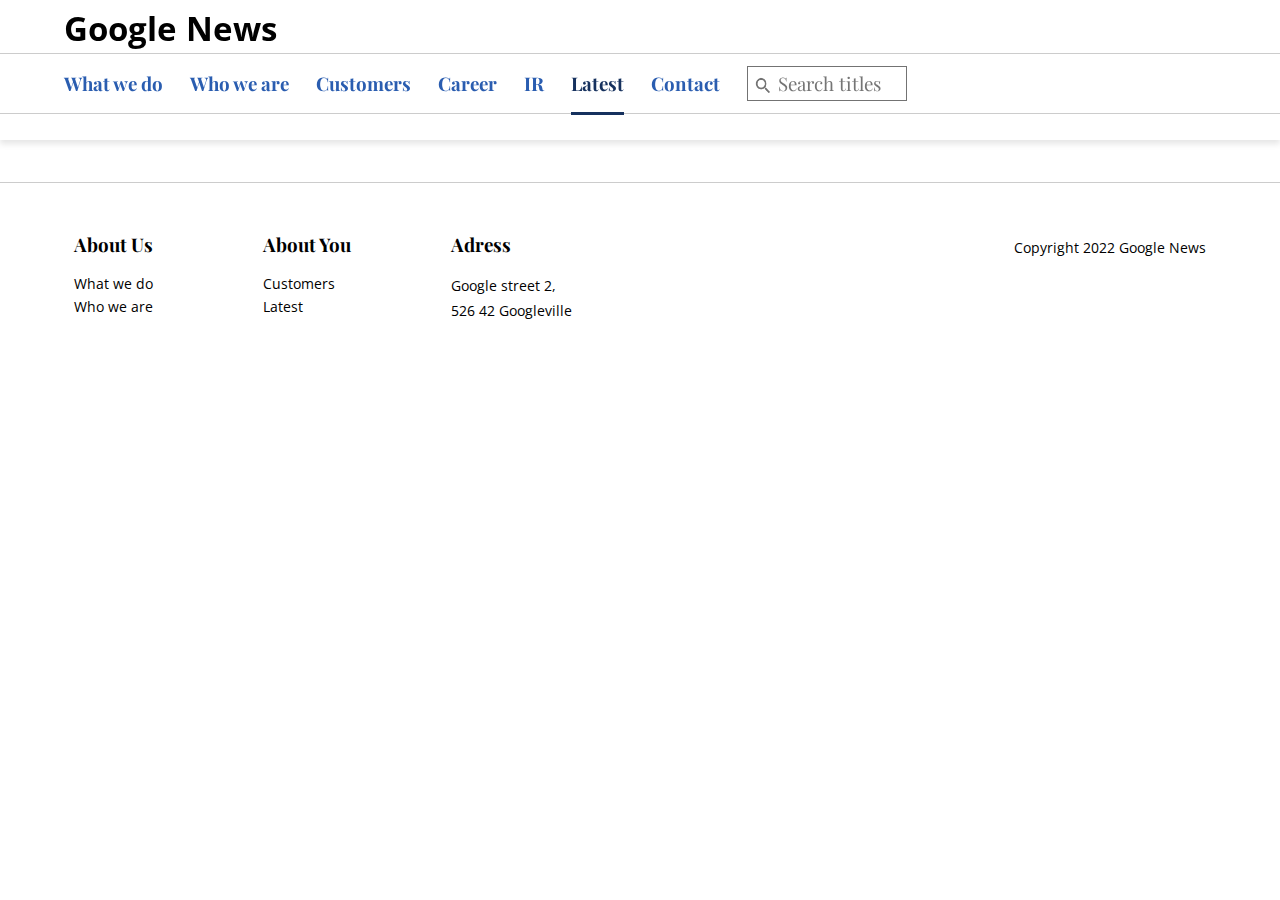
<file: index.html>
<!DOCTYPE html>
<html lang="en" dir="ltr">
  <head>
    <meta charset="utf-8" />
    <title>Google News</title>
    <meta name="viewport" content="width=device-width, initial-scale=1" />
    <!--Stylesheets-->
    <link
      href="https://fonts.googleapis.com/css?family=Open+Sans:400,400i,700|Playfair+Display:400,700"
      rel="stylesheet"
    />
    <link rel="stylesheet" href="./assets/css/reset.css" type="text/css" />
    <link rel="stylesheet" href="./assets/css/sass/style.css" type="text/css" />
  </head>
  <body>
    <section role="main" id="wrapper">
      <!--Header-->
      <header id="header" class="header">
        <h1>Google News</h1>
        <!--Menu-->
        <nav id="menu" class="menu">
          <ul>
            <li>
              <a href="/Offerings">What we do</a>
            </li>
            <li>
              <a href="/who-we-are.html">Who we are</a>
            </li>
            <li>
              <a href="/Customers">Customers</a>
            </li>
            <li>
              <a href="/Careers">Career</a>
            </li>
            <li>
              <a href="/Investor-relations">IR</a>
            </li>
            <li>
              <a href="/Latest" class="current">Latest</a>
            </li>
            <li>
              <a href="/contact.html">Contact</a>
            </li>
            <li class="search">
              <input
                type="text"
                id="searchInput"
                onkeyup="searchFunction()"
                placeholder="Search titles"
                title="Type in title search term"
              />
            </li>
            <li class="icon">
              <a href="javascript:void(0);" onclick="menuFunction()">&#9776;</a>
            </li>
          </ul>
        </nav>
      </header>

      <main>
        <section id="content"></section>
      </main>

      <footer>
        <div class="grid-12">
          <div class="container-2">
            <h3>About Us</h3>
            <p>What we do</p>
            <a href="/who-we-are.html"><p>Who we are</p> </a>
          </div>
    
          <div class="container-2">
            <h3>About You</h3>
            <p>Customers</p>
            <p>Latest</p>
          </div>
    
          <div class="container-3">
            <h3>Adress</h3>
            <p>Google street 2,</p>
            <p>526 42 Googleville</p>
          </div>
    
          <div class="container-4">
            <p>Copyright 2022 Google News</p>
          </div>
        </div>
        </footer>
    </section>

    <!--Wather widget-->
    <script>
      !(function (d, s, id) {
        var js,
          fjs = d.getElementsByTagName(s)[0];
        if (!d.getElementById(id)) {
          js = d.createElement(s);
          js.id = id;
          js.src = "https://weatherwidget.io/js/widget.min.js";
          fjs.parentNode.insertBefore(js, fjs);
        }
      })(document, "script", "weatherwidget-io-js");
    </script>
    <!--JS Scripts-->
    <script type="text/javascript" src="./assets/js/menu.js"></script>
    <!--Mobile menu JS-->
    <script type="text/javascript" src="./assets/js/request.js"></script>
    <!--JSON API request JS-->
  </body>
</html>
</file>
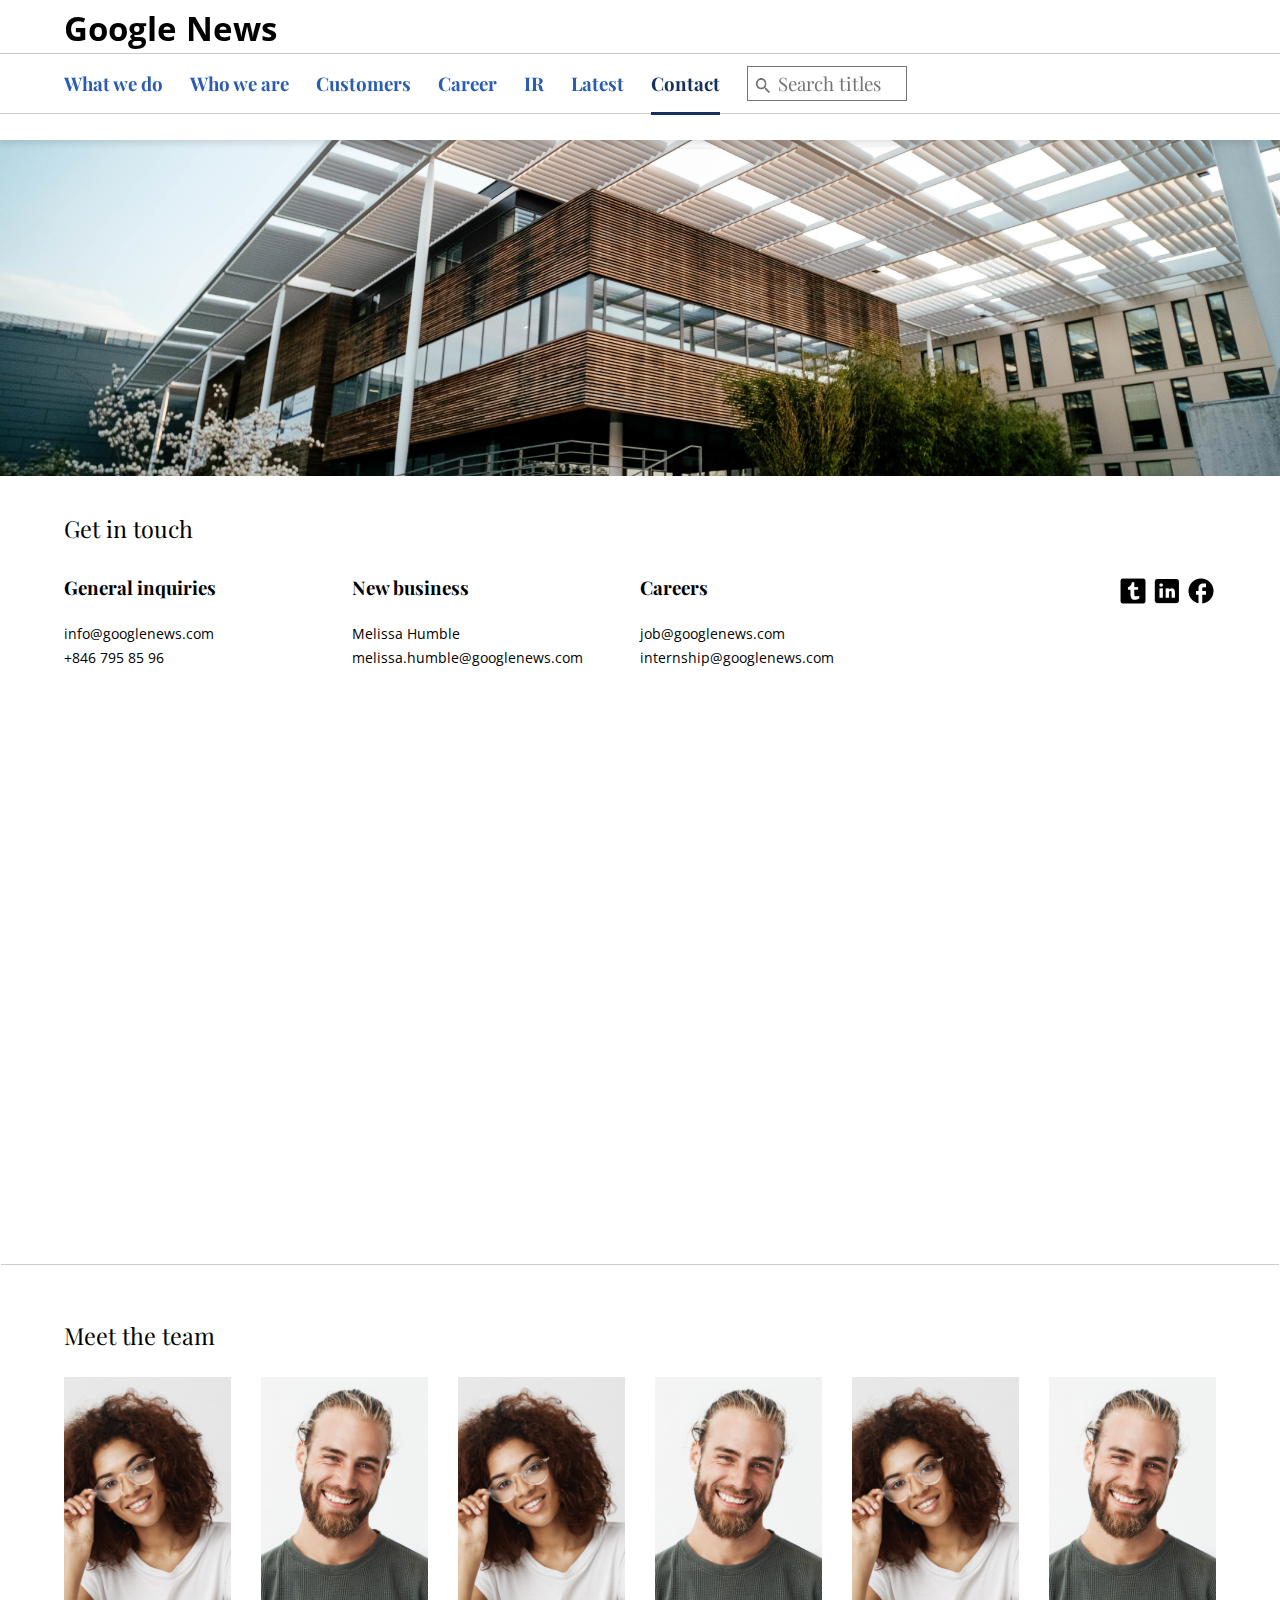
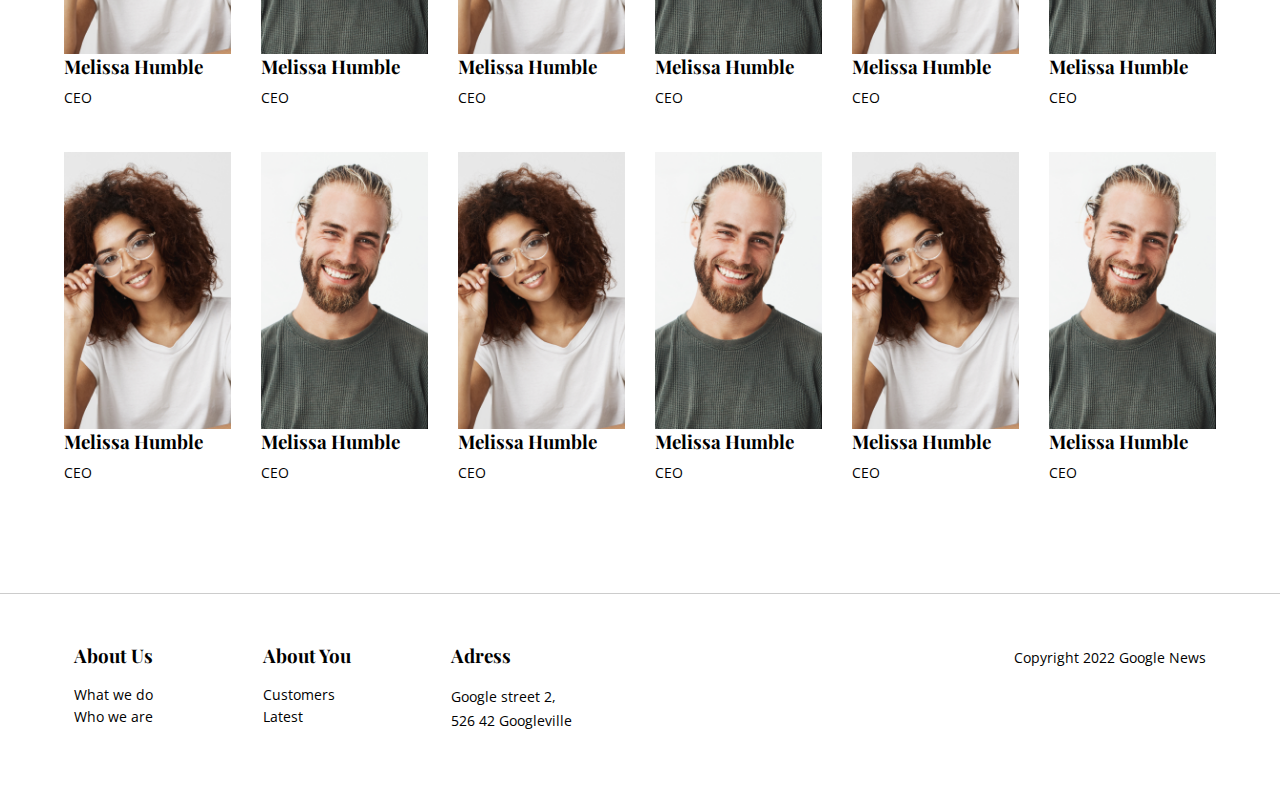
<file: contact.html>
<!DOCTYPE html>
<html lang="en" dir="ltr">
  <head>
    <meta charset="utf-8">
    <title>Contact</title>
    <meta name="viewport" content="width=device-width, initial-scale=1">
    <!--Stylesheets-->
    <link href="https://fonts.googleapis.com/css?family=Open+Sans:400,400i,700|Playfair+Display:400,700" rel="stylesheet">
    <link rel="stylesheet" href="./assets/css/reset.css" type="text/css">
    <link rel="stylesheet" href="./assets/css/sass/style.css" type="text/css">
  </head>
<body>
  <section role="main" id="wrapper">
    <!--Header-->
    <header id="header" class="header">
        <h1>Google News</h1>
      <!--Menu-->
      <nav id="menu" class="menu">
        <ul>
          <li>
            <a href="/Offerings">What we do</a>
          </li> 
          <li>
            <a href="/who-we-are.html">Who we are</a>
          </li>
          <li>
            <a href="/Customers">Customers</a>
          </li>
          <li>
            <a href="/Careers">Career</a>
          </li>
          <li>
            <a href="/Investor-relations">IR</a>
          </li>
          <li>
            <a href="/index.html">Latest</a>
          </li>
          <li>
            <a href="/contact.html" class="current">Contact</a>
          </li>
          <li class="search">
            <input type="text" id="searchInput" onkeyup="searchFunction()" placeholder="Search titles" title="Type in title search term">
          </li>
          <li class="icon">
            <a href="javascript:void(0);" onclick="menuFunction()">&#9776;</a>
          </li>
        </ul>
      </nav>
    </header>

    <div class="hero-section">
      <img src="assets/Images/beautiful-modern-building-modern-architecture 1.jpg"
      alt="Photo of modern wooden building with many windows">
    </div>

  <main>
    <section>
      <h2 class="Heading-get-in-touch">Get in touch</h2>
    
      <div class="get-in-touch"> <!--12 Grid display-->
        <div class="inquiries">
          <h3>General inquiries</h3>
          <p>info@googlenews.com</p>
          <p>+846 795 85 96</p>
        </div>

        <div class="business">
          <h3>New business</h3>
          <p>Melissa Humble</p>
          <p>melissa.humble@googlenews.com</p>
        </div>
 
        <div class="careers">
          <h3>Careers</h3>
          <p>job@googlenews.com</p>
          <p>internship@googlenews.com</p>
        </div>

        <div class="socialmedia-icons">
            <img src="/assets/Images/Tumblr-icon.png" alt="icon tumblr" width="30px">
            <img src="/assets/Images/LinkedIn-icon.png" alt="icon linkedin" width="30px">
            <img src="/assets/Images/Facebook-icon.png" alt="icon facebook" width="30px">
        </div>
      </div>
      <iframe src="https://www.google.com/maps/embed?pb=!1m18!1m12!1m3!1d2133.2085877654868!2d11.99899077700473!3d57.67893417385756!2m3!1f0!2f0!3f0!3m2!1i1024!2i768!4f13.1!3m3!1m2!1s0x464ff369d0835015%3A0xba46082e9c214f49!2sIT-H%C3%B6gskolan!5e0!3m2!1ssv!2sse!4v1701089853207!5m2!1ssv!2sse" width="1150" height="500" style="border:0;" allowfullscreen="" loading="lazy" referrerpolicy="no-referrer-when-downgrade"></iframe>
    </section>



  <section class="our-team">
    <hr class="border-line">
    
    <h2>Meet the team</h2>
    <div class="twelve-column-grid">
      
        <article class="team-card">
          <div class="image-item"><img src="assets/Images/image-woman.png" alt="Photo of smiling woman with brown curly hair, glasses, and white t-shirt"></div>
          <h3>Melissa Humble</h3>
          <p>CEO</p>
        </article>
  
        <article class="team-card">
          <div class="image-item"><img src="assets/Images/image-man.png" alt="Photo of smiling bearded man with blonde hair and a dark green shirt"></div>
          <h3>Melissa Humble</h3>
          <p>CEO</p>
        </article>
  
        <article class="team-card">
          <div class="image-item"><img src="assets/Images/image-woman.png" alt="Photo of smiling woman with brown curly hair, glasses, and white t-shirt"></div>
          <h3>Melissa Humble</h3>
          <p>CEO</p>
        </article>
  
        <article class="team-card">
          <div class="image-item"><img src="assets/Images/image-man.png" alt="Photo of smiling bearded man with blonde hair and a dark green shirt"></div>
          <h3>Melissa Humble</h3>
          <p>CEO</p>
        </article>
  
        <article class="team-card">
          <div class="image-item"><img src="assets/Images/image-woman.png" alt="Photo of smiling woman with brown curly hair, glasses, and white t-shirt"></div>
          <h3>Melissa Humble</h3>
          <p>CEO</p>
        </article>
  
        <article class="team-card">
          <div class="image-item"><img src="assets/Images/image-man.png" alt="Photo of smiling bearded man with blonde hair and a dark green shirt"></div>
          <h3>Melissa Humble</h3>
          <p>CEO</p>
        </article>
  
        <article class="team-card">
          <div class="image-item"><img src="assets/Images/image-woman.png" alt="Photo of smiling woman with brown curly hair, glasses, and white t-shirt"></div>
          <h3>Melissa Humble</h3>
          <p>CEO</p>
        </article>
  
        <article class="team-card">
          <div class="image-item"><img src="assets/Images/image-man.png" alt="Photo of smiling bearded man with blonde hair and a dark green shirt"></div>
          <h3>Melissa Humble</h3>
          <p>CEO</p>
        </article>
  
        <article class="team-card">
          <div class="image-item"><img src="assets/Images/image-woman.png" alt="Photo of smiling woman with brown curly hair, glasses, and white t-shirt"></div>
          <h3>Melissa Humble</h3>
          <p>CEO</p>
        </article>
  
        <article class="team-card">
          <div class="image-item"><img src="assets/Images/image-man.png" alt="Photo of smiling bearded man with blonde hair and a dark green shirt"></div>
          <h3>Melissa Humble</h3>
          <p>CEO</p>
        </article>
  
        <article class="team-card">
          <div class="image-item"><img src="assets/Images/image-woman.png" alt="Photo of smiling woman with brown curly hair, glasses, and white t-shirt"></div>
          <h3>Melissa Humble</h3>
          <p>CEO</p>
        </article>
  
        <article class="team-card">
          <div class="image-item"><img src="assets/Images/image-man.png" alt="Photo of smiling bearded man with blonde hair and a dark green shirt"></div>
          <h3>Melissa Humble</h3>
          <p>CEO</p>
        </article>
      </div>
    </section>

  </main>

    <footer>
    <div class="grid-12">
      <div class="container-2">
        <h3>About Us</h3>
        <p>What we do</p>
        <a href="/who-we-are.html"><p>Who we are</p> </a>
      </div>

      <div class="container-2">
        <h3>About You</h3>
        <p>Customers</p>
        <p>Latest</p>
      </div>

      <div class="container-3">
        <h3>Adress</h3>
        <p>Google street 2,</p>
        <p>526 42 Googleville</p>
      </div>

      <div class="container-4">
        <p>Copyright 2022 Google News</p>
      </div>
    </div>
    </footer>

       <!--Wather widget-->
       <script>
        !(function (d, s, id) {
          var js,
            fjs = d.getElementsByTagName(s)[0];
          if (!d.getElementById(id)) {
            js = d.createElement(s);
            js.id = id;
            js.src = "https://weatherwidget.io/js/widget.min.js";
            fjs.parentNode.insertBefore(js, fjs);
          }
        })(document, "script", "weatherwidget-io-js");
      </script>
      <!--JS Scripts-->
      <script type="text/javascript" src="./assets/js/menu.js"></script>
      <script type="text/javascript" src="./assets/js/hovereffect.js"></script>
      <!--Mobile menu JS-->
  
</body>
</html>
</file>
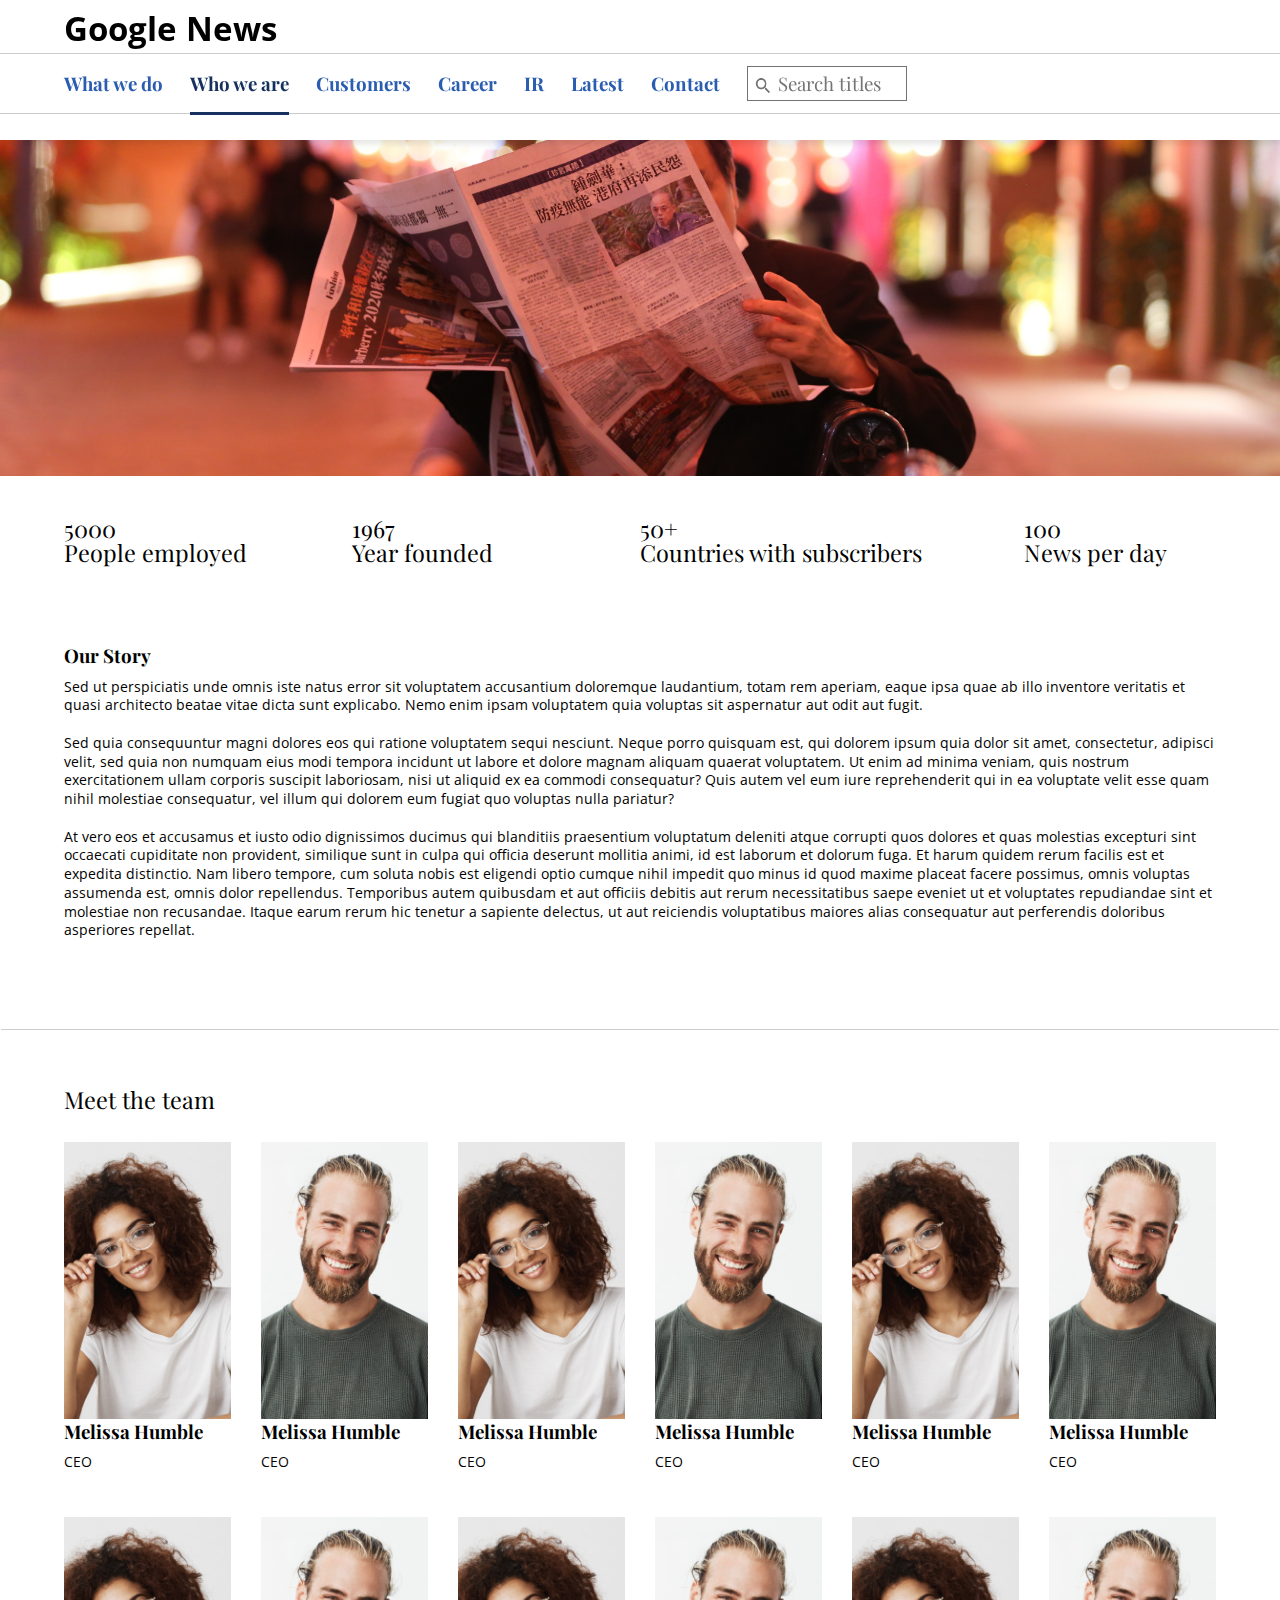
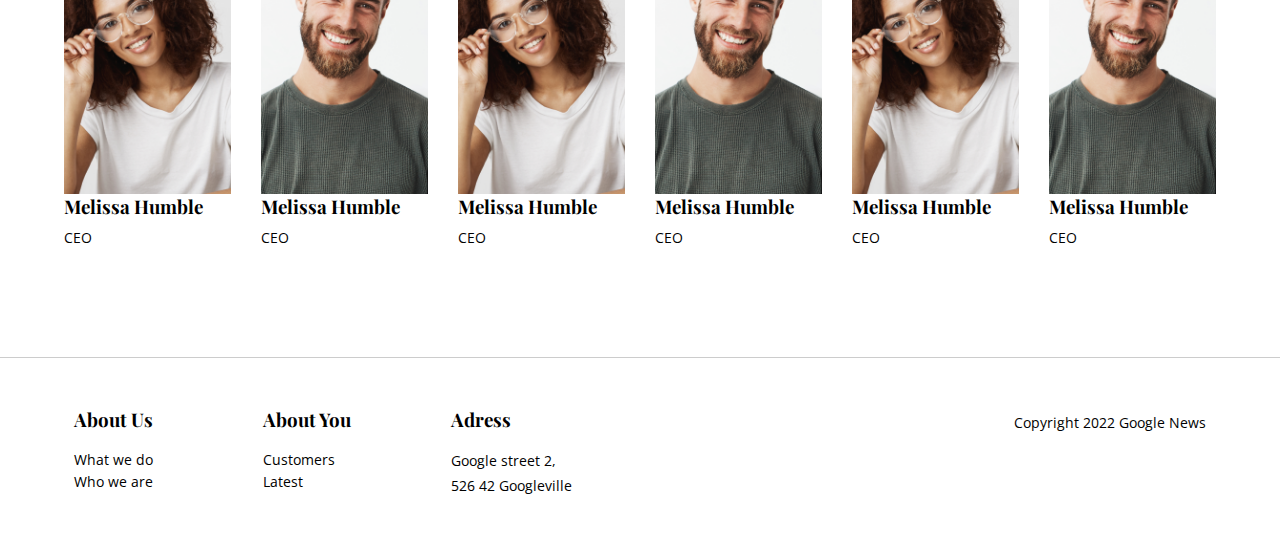
<file: who-we-are.html>
<!DOCTYPE html>
<html lang="en">
<head>
    <meta charset="UTF-8">
    <meta name="viewport" content="width=device-width, initial-scale=1.0">
    <title>Who We Are</title>
    <!--Stylesheets-->
    <link href="https://fonts.googleapis.com/css?family=Open+Sans:400,400i,700|Playfair+Display:400,700" rel="stylesheet">
    <link rel="stylesheet" href="./assets/css/reset.css" type="text/css">
    <link rel="stylesheet" href="./assets/css/sass/style.css" type="text/css">
  </head>

  <body>
    <section role="main" id="wrapper">
      <!--Header-->
      <header id="header" class="header">
          <h1>Google News</h1>
        <!--Menu-->
        <nav id="menu" class="menu">
          <ul>
            <li>
              <a href="/Offerings">What we do</a>
            </li> 
            <li>
              <a href="/About-us" class="current">Who we are</a>
            </li>
            <li>
              <a href="/Customers">Customers</a>
            </li>
            <li>
              <a href="/Careers">Career</a>
            </li>
            <li>
              <a href="/Investor-relations">IR</a>
            </li>
            <li>
              <a href="/index.html">Latest</a>
            </li>
            <li>
              <a href="/contact.html">Contact</a>
            </li>
            <li class="search">
              <input type="text" id="searchInput" onkeyup="searchFunction()" placeholder="Search titles" title="Type in title search term">
            </li>
            <li class="icon">
              <a href="javascript:void(0);" onclick="menuFunction()">&#9776;</a>
            </li>
          </ul>
        </nav>
      </header>



    <div class="hero-section">
      <img src="assets/Images/Header image.jpg"
      alt="Photo of man in black suit reading a newspaper">
    </div>

<main>

   <section class="grid-12-whoweare">
      <div class="container-3">
        <h2>5000</h2>
        <h2>People employed</h2>
      </div>

      <div class="container-3">
        <h2>1967</h2>
        <h2>Year founded</h2>
      </div>

      <div class="container--4">
        <h2>50+</h2>
        <h2>Countries with subscribers</h2>
      </div>

      <div class="container-2">
        <h2>100</h2>
        <h2>News per day</h2>
      </div>
    </section>


    <section class="our-story">
      <h3>Our Story</h3>
      <p>Sed ut perspiciatis unde omnis iste natus error sit voluptatem accusantium doloremque laudantium, totam rem aperiam, eaque ipsa quae ab illo inventore veritatis et quasi architecto beatae vitae dicta sunt explicabo. Nemo enim ipsam voluptatem quia voluptas sit aspernatur aut odit aut fugit.
        <br>
        <br>
        Sed quia consequuntur magni dolores eos qui ratione voluptatem sequi nesciunt. Neque porro quisquam est, qui dolorem ipsum quia dolor sit amet, consectetur, adipisci velit, sed quia non numquam eius modi tempora incidunt ut labore et dolore magnam aliquam quaerat voluptatem. Ut enim ad minima veniam, quis nostrum exercitationem ullam corporis suscipit laboriosam, nisi ut aliquid ex ea commodi consequatur? Quis autem vel eum iure reprehenderit qui in ea voluptate velit esse quam nihil molestiae consequatur, vel illum qui dolorem eum fugiat quo voluptas nulla pariatur?
        <br>
        <br>
        At vero eos et accusamus et iusto odio dignissimos ducimus qui blanditiis praesentium voluptatum deleniti atque corrupti quos dolores et quas molestias excepturi sint occaecati cupiditate non provident, similique sunt in culpa qui officia deserunt mollitia animi, id est laborum et dolorum fuga. Et harum quidem rerum facilis est et expedita distinctio. Nam libero tempore, cum soluta nobis est eligendi optio cumque nihil impedit quo minus id quod maxime placeat facere possimus, omnis voluptas assumenda est, omnis dolor repellendus. Temporibus autem quibusdam et aut officiis debitis aut rerum necessitatibus saepe eveniet ut et voluptates repudiandae sint et molestiae non recusandae. Itaque earum rerum hic tenetur a sapiente delectus, ut aut reiciendis voluptatibus maiores alias consequatur aut perferendis doloribus asperiores repellat.
      </p>

    </section>
    
    <section class="our-team">
      <hr class="border-line">
      
      <h2>Meet the team</h2>
      <div class="twelve-column-grid">
        
          <article class="team-card">
            <div class="image-item"><img src="assets/Images/image-woman.png" alt="Photo of smiling woman with brown curly hair, glasses, and white t-shirt"></div>
            <h3>Melissa Humble</h3>
            <p>CEO</p>
          </article>
    
          <article class="team-card">
            <div class="image-item"><img src="assets/Images/image-man.png" alt="Photo of smiling bearded man with blonde hair and a dark green shirt"></div>
            <h3>Melissa Humble</h3>
            <p>CEO</p>
          </article>
    
          <article class="team-card">
            <div class="image-item"><img src="assets/Images/image-woman.png" alt="Photo of smiling woman with brown curly hair, glasses, and white t-shirt"></div>
            <h3>Melissa Humble</h3>
            <p>CEO</p>
          </article>
    
          <article class="team-card">
            <div class="image-item"><img src="assets/Images/image-man.png" alt="Photo of smiling bearded man with blonde hair and a dark green shirt"></div>
            <h3>Melissa Humble</h3>
            <p>CEO</p>
          </article>
    
          <article class="team-card">
            <div class="image-item"><img src="assets/Images/image-woman.png" alt="Photo of smiling woman with brown curly hair, glasses, and white t-shirt"></div>
            <h3>Melissa Humble</h3>
            <p>CEO</p>
          </article>
    
          <article class="team-card">
            <div class="image-item"><img src="assets/Images/image-man.png" alt="Photo of smiling bearded man with blonde hair and a dark green shirt"></div>
            <h3>Melissa Humble</h3>
            <p>CEO</p>
          </article>
    
          <article class="team-card">
            <div class="image-item"><img src="assets/Images/image-woman.png" alt="Photo of smiling woman with brown curly hair, glasses, and white t-shirt"></div>
            <h3>Melissa Humble</h3>
            <p>CEO</p>
          </article>
    
          <article class="team-card">
            <div class="image-item"><img src="assets/Images/image-man.png" alt="Photo of smiling bearded man with blonde hair and a dark green shirt"></div>
            <h3>Melissa Humble</h3>
            <p>CEO</p>
          </article>
    
          <article class="team-card">
            <div class="image-item"><img src="assets/Images/image-woman.png" alt="Photo of smiling woman with brown curly hair, glasses, and white t-shirt"></div>
            <h3>Melissa Humble</h3>
            <p>CEO</p>
          </article>
    
          <article class="team-card">
            <div class="image-item"><img src="assets/Images/image-man.png" alt="Photo of smiling bearded man with blonde hair and a dark green shirt"></div>
            <h3>Melissa Humble</h3>
            <p>CEO</p>
          </article>
    
          <article class="team-card">
            <div class="image-item"><img src="assets/Images/image-woman.png" alt="Photo of smiling woman with brown curly hair, glasses, and white t-shirt"></div>
            <h3>Melissa Humble</h3>
            <p>CEO</p>
          </article>
    
          <article class="team-card">
            <div class="image-item"><img src="assets/Images/image-man.png" alt="Photo of smiling bearded man with blonde hair and a dark green shirt"></div>
            <h3>Melissa Humble</h3>
            <p>CEO</p>
          </article>
        </div>
      </section>

</main>

<footer>
  <div class="grid-12">
    <div class="container-2">
      <h3>About Us</h3>
      <p>What we do</p>
      <a href="/who-we-are.html"><p>Who we are</p> </a>
    </div>

    <div class="container-2">
      <h3>About You</h3>
      <p>Customers</p>
      <p>Latest</p>
    </div>

    <div class="container-3">
      <h3>Adress</h3>
      <p>Google street 2,</p>
      <p>526 42 Googleville</p>
    </div>

    <div class="container-4">
      <p>Copyright 2022 Google News</p>
    </div>
  </div>
  </footer>

    
     <!--Wather widget-->
     <script>
      !(function (d, s, id) {
        var js,
          fjs = d.getElementsByTagName(s)[0];
        if (!d.getElementById(id)) {
          js = d.createElement(s);
          js.id = id;
          js.src = "https://weatherwidget.io/js/widget.min.js";
          fjs.parentNode.insertBefore(js, fjs);
        }
      })(document, "script", "weatherwidget-io-js");
    </script>
    <!--JS Scripts-->
    <script type="text/javascript" src="./assets/js/menu.js"></script>
    <!--Mobile menu JS-->
</body>
</html>
</file>
<file: assets/css/sass/style.css>
@charset "UTF-8";
/*
Name: Google News SASS
Version: 1.0
*/
/*COLORS*/
/*Colors SASS file*/
/*! MIXIN  */
/*Transitions*/
@-webkit-keyframes moveUp {
  100% {
    -webkit-transform: translateY(0);
    opacity: 1;
  }
}
@keyframes moveUp {
  100% {
    -webkit-transform: translateY(0);
    transform: translateY(0);
    opacity: 1;
  }
}
/*Moving up fade in animation*/
.moveUp {
  opacity: 0;
  -webkit-transform: translateY(200px); /*Taken from mixin.scss*/
  transform: translateY(200px); /*Taken from mixin.scss*/
  -moz-transform: translateY(200px); /*Taken from mixin.scss*/
  -moz-animation: moveUp 1s ease forwards; /*Taken from mixin.scss*/
  -webkit-animation: moveUp 1s ease forwards; /*Taken from mixin.scss*/
  animation: moveUp 1s ease forwards; /*Taken from mixin.scss*/
}

/*Buttons*/
.btn {
  float: right;
  position: relative;
  padding: 10px;
  width: auto;
  border-radius: 9px;
  cursor: pointer;
  overflow: hidden;
  box-sizing: border-box;
  background: #2a5db0;
  font-weight: bold;
  color: white !important;
  -webkit-transition: all 0.3s;
  -moz-transition: all 0.3s;
  -ms-transition: all 0.3s;
  -o-transition: all 0.3s;
  transition: all 0.3s;
  /*Taken from mixin.scss*/
}
.btn:hover {
  padding-right: 30px;
  background: #16315e;
}
.btn:before {
  content: "→";
  position: absolute;
  height: 100%;
  font-size: 125%;
  line-height: 2;
  color: #fff;
  -webkit-transition: all 0.3s;
  -moz-transition: all 0.3s;
  transition: all 0.3s;
  right: -20px;
  top: 0;
  opacity: 0;
}
.btn:hover:before {
  right: 8px;
  opacity: 1;
}

/*Mixin SASS file*/
/*! TYPOGRAPHY  */
/* --- Convert percent font sizes to em ---*/
html,
.paragraph,
li,
p {
  font-family: "Open Sans", sans-serif;
  font-weight: normal;
  margin-top: 10px;
  font-size: 15px;
  font-size: 0.9375rem;
  line-height: 20px;
  line-height: 1.25rem;
  color: black;
}
html strong,
html b,
.paragraph strong,
li strong,
.paragraph b,
li b,
p strong,
p b {
  font-weight: bold;
}

strong,
b {
  font-weight: bold;
}

i,
em {
  font-style: italic;
}

ul {
  list-style-type: none;
  list-style-image: none;
}

li {
  list-style-type: none;
  list-style-image: none;
  margin-top: 5px;
}

.small {
  font-size: 0.75rem;
}

h1 {
  font-family: "Open Sans", sans-serif;
  font-weight: bold;
  font-size: 30px;
  font-size: 1.875rem;
  line-height: 35px;
  line-height: 2.1875rem;
}

h2 {
  font-family: "Playfair Display", serif;
  font-weight: normal;
  font-color: black;
  font-size: 25px;
  font-size: 1.5625rem;
  line-height: 25px;
  line-height: 1.5625rem;
}

h3 {
  font-family: "Playfair Display", serif;
  font-weight: bold;
  font-color: black;
  font-size: 20px;
  font-size: 1.25rem;
  line-height: 25px;
  line-height: 1.5625rem;
}

/*------LINKS-----*/
a {
  color: #2a5db0;
  text-decoration: none;
  -webkit-transition: 0.5s;
  -moz-transition: 0.5s;
  -ms-transition: 0.5s;
  -o-transition: 0.5s;
  transition: 0.5s;
  /*Taken fomr mixin.scss*/
  cursor: pointer;
}
a:hover, a:active {
  color: #16315e;
  text-decoration: none;
}

.bold {
  font-family: "Playfair Display", serif;
  font-weight: 800;
  margin-bottom: -0.75rem;
}

/*Fonts SASS file*/
/*! HEADER STYLES */
#header {
  width: 100%;
  height: 130px;
  overflow: hidden;
  background: white;
  display: block;
  padding-top: 10px;
  position: fixed;
  top: 0;
  z-index: 1000;
  transition: background-color 0.3s ease;
  box-shadow: 0px 4px 6px rgba(0, 0, 0, 0.1);
  /*Breakpoint for when menu can't fit the screen anymore*/
  /*#header h1*/
  /*Close nav#menu*/
}
@media screen and (max-width: 1190px) {
  #header {
    padding: 2% 0%;
    box-sizing: border-box;
    height: auto;
    position: fixed;
  }
}
#header h1 {
  vertical-align: middle;
  display: inline-block;
  padding: 0 5%;
  font-size: 35px;
  font-size: 2.1875rem;
  line-height: 40px;
  line-height: 2.5rem;
  margin-bottom: 5px;
}
#header nav#menu {
  display: block;
  border-bottom: 1px solid #CCC;
  border-top: 1px solid #CCC;
  padding-left: 5%;
  padding-right: 5%;
  /*Breakpoint for when menu can't fit the screen anymore*/
  /*Close @media screen and (max-width: 1190px)*/
  /*Close ul*/
}
@media screen and (max-width: 1190px) {
  #header nav#menu {
    min-width: auto;
    max-height: 0px;
    -webkit-transition: 1s;
    -moz-transition: 1s;
    -ms-transition: 1s;
    -o-transition: 1s;
    transition: 1s;
    /*Taken fomr mixin.scss*/
    /*Open menu*/
  }
  #header nav#menu li {
    display: none !important;
  }
  #header nav#menu.responsive {
    width: 100%;
    max-height: 1000px;
    -webkit-transition: 1s;
    -moz-transition: 1s;
    -ms-transition: 1s;
    -o-transition: 1s;
    transition: 1s;
    /*Taken fomr mixin.scss*/
  }
  #header nav#menu.responsive li:not(:last-child) {
    float: none;
    display: block !important;
    text-align: left;
    padding: 1% 0;
    border-top: 1px solid #CCC;
    margin: 0;
    margin-left: -5%;
    padding-left: 5%;
  }
  #header nav#menu.responsive li:first-child {
    border-top: 0;
  }
  #header nav#menu.responsive li a.current {
    padding-bottom: 6px;
  }
}
#header nav#menu ul {
  display: block;
  /*Close li*/
}
#header nav#menu ul li {
  display: inline-block;
  vertical-align: middle;
  font-weight: bold;
  margin: 0 1%;
  font-family: "Playfair Display", serif;
  font-size: 20px;
  font-size: 1.25rem;
  line-height: 25px;
  line-height: 1.5625rem;
  /*Breakpoint for when menu can't fit the screen anymore*/
  /*@media screen and (max-width: 1190px)*/
}
#header nav#menu ul li:first-child {
  margin-left: 0;
}
#header nav#menu ul li a.current {
  color: #16315e;
  border-bottom: 3px solid #16315e;
  padding-bottom: 16px;
}
#header nav#menu ul li.icon {
  display: none;
}
#header nav#menu ul li.search input#searchInput {
  background-image: url("/assets/searchicon.png");
  background-position: 7px 10px;
  background-repeat: no-repeat;
  width: 160px;
  background-size: 15px auto;
  box-sizing: border-box;
  padding: 5px 5px 5px 30px;
  border: 1px solid #737373;
  margin: 12px 0;
  box-shadow: 0 0 0 transparent;
  font-family: "Playfair Display", serif;
  font-size: 20px;
  font-size: 1.25rem;
  line-height: 25px;
  line-height: 1.5625rem;
}
#header nav#menu ul li.search input#searchInput:focus {
  box-shadow: 0 0 5px #2a5db0;
  -webkit-transition: 0.3s;
  -moz-transition: 0.3s;
  -ms-transition: 0.3s;
  -o-transition: 0.3s;
  transition: 0.3s;
}
@media screen and (max-width: 1190px) {
  #header nav#menu ul li.icon {
    float: right;
    display: inline-block !important;
    position: absolute;
    right: 5%;
    top: 30px;
  }
  #header nav#menu ul li.icon a {
    font-size: 20px;
  }
}
@media (max-width: 870px) {
  #header nav#menu ul li.icon {
    top: 15px;
  }
}

/*Close #header*/
#header.sticky {
  position: fixed;
  top: 0;
  width: 100%;
}

/*Header SASS file*/
/*! ARTICLE STYLES */
article#article {
  overflow: hidden;
  position: relative;
  width: 31%;
  float: left;
  margin: 10px 1%;
  max-height: 200px;
  /*Breakpoints for responsive grid system*/
  /*The first and largest article*/
  /*Close .article-0*/
  /*Styling of smallest articles in 'sidebar'*/
  /*Close .info*/
  /*Close .show*/
}
@media (min-width: 461px) and (max-width: 870px) {
  article#article {
    width: 48% !important;
  }
}
@media (max-width: 460px) {
  article#article {
    width: 98% !important;
    max-height: none;
  }
}
article#article.article-0 {
  width: 64%;
  max-height: none;
}
article#article.article-0 .info p {
  color: white;
}
article#article.article-0 .description, article#article.article-0 .btn {
  display: block !important;
  /*Don't show buttons on most articles since it takes a lot of space*/
}
@media (max-width: 460px) {
  article#article.article-0 .description, article#article.article-0 .btn {
    display: none !important;
  }
}
article#article.article-0 .author {
  display: inline-block !important;
}
article#article.article-0 img {
  height: 520px;
  /*Make image shorter on mobile phones*/
}
@media (max-width: 460px) {
  article#article.article-0 img {
    max-height: 200px !important;
  }
}
article#article.article-1 {
  width: 32%;
}
article#article.article-2, article#article.article-3, article#article.article-4 {
  border-top: 1px solid #CCC;
  padding-top: 10px;
  margin-top: 0;
  height: 86px;
}
article#article.article-2 .img-link, article#article.article-3 .img-link, article#article.article-4 .img-link {
  float: left;
  width: 40%;
  display: block;
  clear: none;
}
article#article.article-2 .img-link img, article#article.article-3 .img-link img, article#article.article-4 .img-link img {
  height: 86px;
}
article#article.article-2 .info, article#article.article-3 .info, article#article.article-4 .info {
  width: 60%;
  float: left;
  background: none;
  position: relative;
  clear: none;
  padding: 0 0 0 3%;
  height: 86px;
}
article#article.article-2 .info .date-author, article#article.article-3 .info .date-author, article#article.article-4 .info .date-author {
  display: none;
}
article#article.article-2 .info h2, article#article.article-3 .info h2, article#article.article-4 .info h2 {
  font-size: 14px;
  font-size: 0.875rem;
  line-height: 16px;
  line-height: 1rem;
  font-weight: 700;
}
article#article.article-2 .info a, article#article.article-3 .info a, article#article.article-4 .info a {
  color: black !important;
}
article#article img {
  display: block;
  overflow: hidden;
  width: 100%;
  object-fit: cover;
  height: 200px;
}
article#article .info {
  width: 100%;
  position: absolute;
  background: rgba(0, 0, 0, 0.5);
  color: white;
  bottom: 0;
  clear: both;
  overflow: hidden;
  box-sizing: border-box;
  padding: 2%;
  display: block;
}
article#article .info .date-author {
  display: block;
  margin-top: 0;
  color: white;
}
article#article .info a {
  color: white;
}
article#article .info .description, article#article .info .btn {
  display: none;
}
article#article.hide {
  opacity: 0;
  position: absolute;
}
article#article.show {
  opacity: 1;
  display: block;
  margin: 10px 1%;
  border-top: none;
  padding-top: 0;
  height: auto;
  opacity: 1;
  -webkit-transition: opacity 1s;
  -moz-transition: opacity 1s;
  -ms-transition: opacity 1s;
  -o-transition: opacity 1s;
  transition: opacity 1s;
  /*Taken fomr mixin.scss*/
  /*Close .info*/
}
article#article.show a.img-link {
  float: none !important;
  width: 100% !important;
  transition: none;
}
article#article.show a.img-link img {
  height: 200px !important;
  transition: none;
}
article#article.show .info {
  width: 100%;
  transition: none;
  position: absolute;
  background: rgba(0, 0, 0, 0.5);
  clear: both;
  padding: 0 2% 2% 2%;
  float: none;
  height: auto;
}
article#article.show .info h2 {
  font-family: "Playfair Display", serif;
  font-weight: normal;
  font-size: 20px;
  font-size: 1.25rem;
  line-height: 25px;
  line-height: 1.5625rem;
  transition: none;
}
article#article.show .info a {
  color: white !important;
}
article#article.show .info .date-author {
  display: block !important;
}

/*Close #article*/
#no-results {
  display: none;
  padding: 2% 0;
}

.weather-widget-io {
  float: right !important;
  width: 31% !important;
  margin: 10px 2% 10px 0px !important;
  height: 520px !important;
  padding: 0px !important;
  overflow: hidden !important;
}

/*Articles SASS file*/
footer {
  margin-top: 50px;
  border-top: 1px solid #CCC;
}
footer h3 {
  padding-bottom: 15px;
  font-weight: 700;
}
footer p {
  margin: 2% 0% 2% 0%;
}
footer a {
  text-decoration: none;
}

.grid-12 {
  display: grid;
  grid-template-columns: repeat(12, 1fr);
  padding: 50px 10px 50px 10px;
  margin: 0% 5% 0% 5%;
}

.container-2 {
  grid-column: span 2;
}

.container-3 {
  grid-column: span 3;
}

.container-4 {
  grid-column: 10/span 3; /* Start from column 10 and span 3 columns */
  text-align: right;
}

@media (min-device-width: 375px) and (max-width: 667px) {
  .container-2 {
    grid-column: span 12;
    margin-bottom: 30px;
  }
  .container-3 {
    grid-column: span 12;
    margin-bottom: 30px;
  }
  .container-4 {
    grid-column: span 12;
    text-align: left;
  }
}
/*Footer SASS file*/
html {
  width: 100%;
  margin: 0;
  border-top: 2px solid #16315e;
}

body {
  overflow-x: hidden;
  display: block;
  clear: both;
  padding: 130px 0px 0px 0px;
  margin: 0px auto;
  box-sizing: border-box;
  font-family: "Playfair Display", serif;
  font-size: 13pt;
  color: black;
}

main {
  margin-left: 5%;
  margin-right: 5%;
}

@media screen and (max-width: 1024px) {
  /*All Devices*/
  html.touch *:hover {
    pointer-events: none !important;
  }
  html,
  body {
    width: 100% !important;
    margin: 0px !important;
    overflow-x: hidden !important;
    -webkit-text-size-adjust: none; /* Prevent font scaling in landscape */
  }
  body {
    margin: 0 0 20px;
    height: auto;
    min-height: 100%;
    padding-top: 60px;
  }
}
.map-image {
  width: 100%;
  padding-top: 30px;
}

#content {
  width: 100%;
  margin: 0 auto;
  display: block;
  overflow: hidden;
}

/*------FOOTER-----*/
#footer {
  width: 100%;
}

/*------FOOTER-----*/
/*------HERO-----*/
.hero-section img {
  width: 100%;
  margin-bottom: 40px;
}

/*------HERO-----*/
.grid-12-whoweare {
  display: grid;
  grid-template-columns: repeat(12, 1fr);
  padding-bottom: 30px;
  padding-left: 0%;
}

.container--4 {
  grid-column: span 4;
}

.our-story {
  padding-top: 50px;
  padding-bottom: 20px;
}

/*Get in touch section*/
.Heading-get-in-touch {
  padding-bottom: 15px;
}

.get-in-touch {
  display: grid;
  grid-template-columns: repeat(12, 1fr);
  margin: 20px 0px 20px 0px;
  padding: 0px;
}

.get-in-touch h2 {
  padding-bottom: 20px;
}

.get-in-touch h3 {
  padding-bottom: 20px;
}

.get-in-touch p {
  margin: 2% 0% 2% 0%;
}

.inquiries {
  grid-column: span 3;
}

.careers {
  grid-column: span 3;
}

.business {
  grid-column: span 3;
}

@media (min-device-width: 375px) and (max-width: 667px) {
  .Heading-get-in-touch {
    padding-bottom: 10px;
  }
  .get-in-touch h3 {
    padding-bottom: 10px;
  }
  .inquiries {
    grid-column: span 12;
    margin-bottom: 30px;
  }
  .business {
    grid-column: span 12;
    margin-bottom: 30px;
  }
  .careers {
    grid-column: span 12;
    margin-bottom: 30px;
  }
  .container--4 {
    grid-column: span 12;
    margin-bottom: 30px;
  }
  .our-story {
    margin-top: -50px;
    padding-bottom: 0px;
  }
}
.socialmedia-icons {
  grid-column: 10/span 3; /* Start from column 10 and span 3 columns */
  text-align: right;
}

@media (min-device-width: 375px) and (max-width: 667px) {
  .socialmedia-icons {
    grid-column: span 12;
    text-align: left;
  }
}
/* Meet the team */
.twelve-column-grid {
  width: 100%;
  display: grid;
  grid-template-columns: repeat(12, 1fr);
  row-gap: 3rem;
  padding-top: 2rem;
  column-gap: 2rem;
}

.team-card {
  grid-column: span 2;
}

@media (max-width: 1200px) {
  .team-card {
    grid-column: span 3;
  }
}
@media (max-width: 768px) {
  .team-card {
    grid-column: span 4;
  }
}
@media (max-width: 480px) {
  .team-card {
    grid-column: span 6;
  }
  .team-card .image-item {
    grid-column: span 3;
  }
}
.image-item img {
  min-width: 100%;
  max-width: 100%;
}

.our-team {
  padding-top: 4rem;
  padding-bottom: 4rem;
}

.border-line {
  margin-left: -5.5%;
  margin-right: -5.5%;
  border: none; /* Remove border to ensure only one line is visible */
  border-top: 1px solid #CCC; /* Set the top border as the line */
  padding-bottom: 50px;
}

/* END Meet the team */

/*# sourceMappingURL=style.css.map */
</file>
